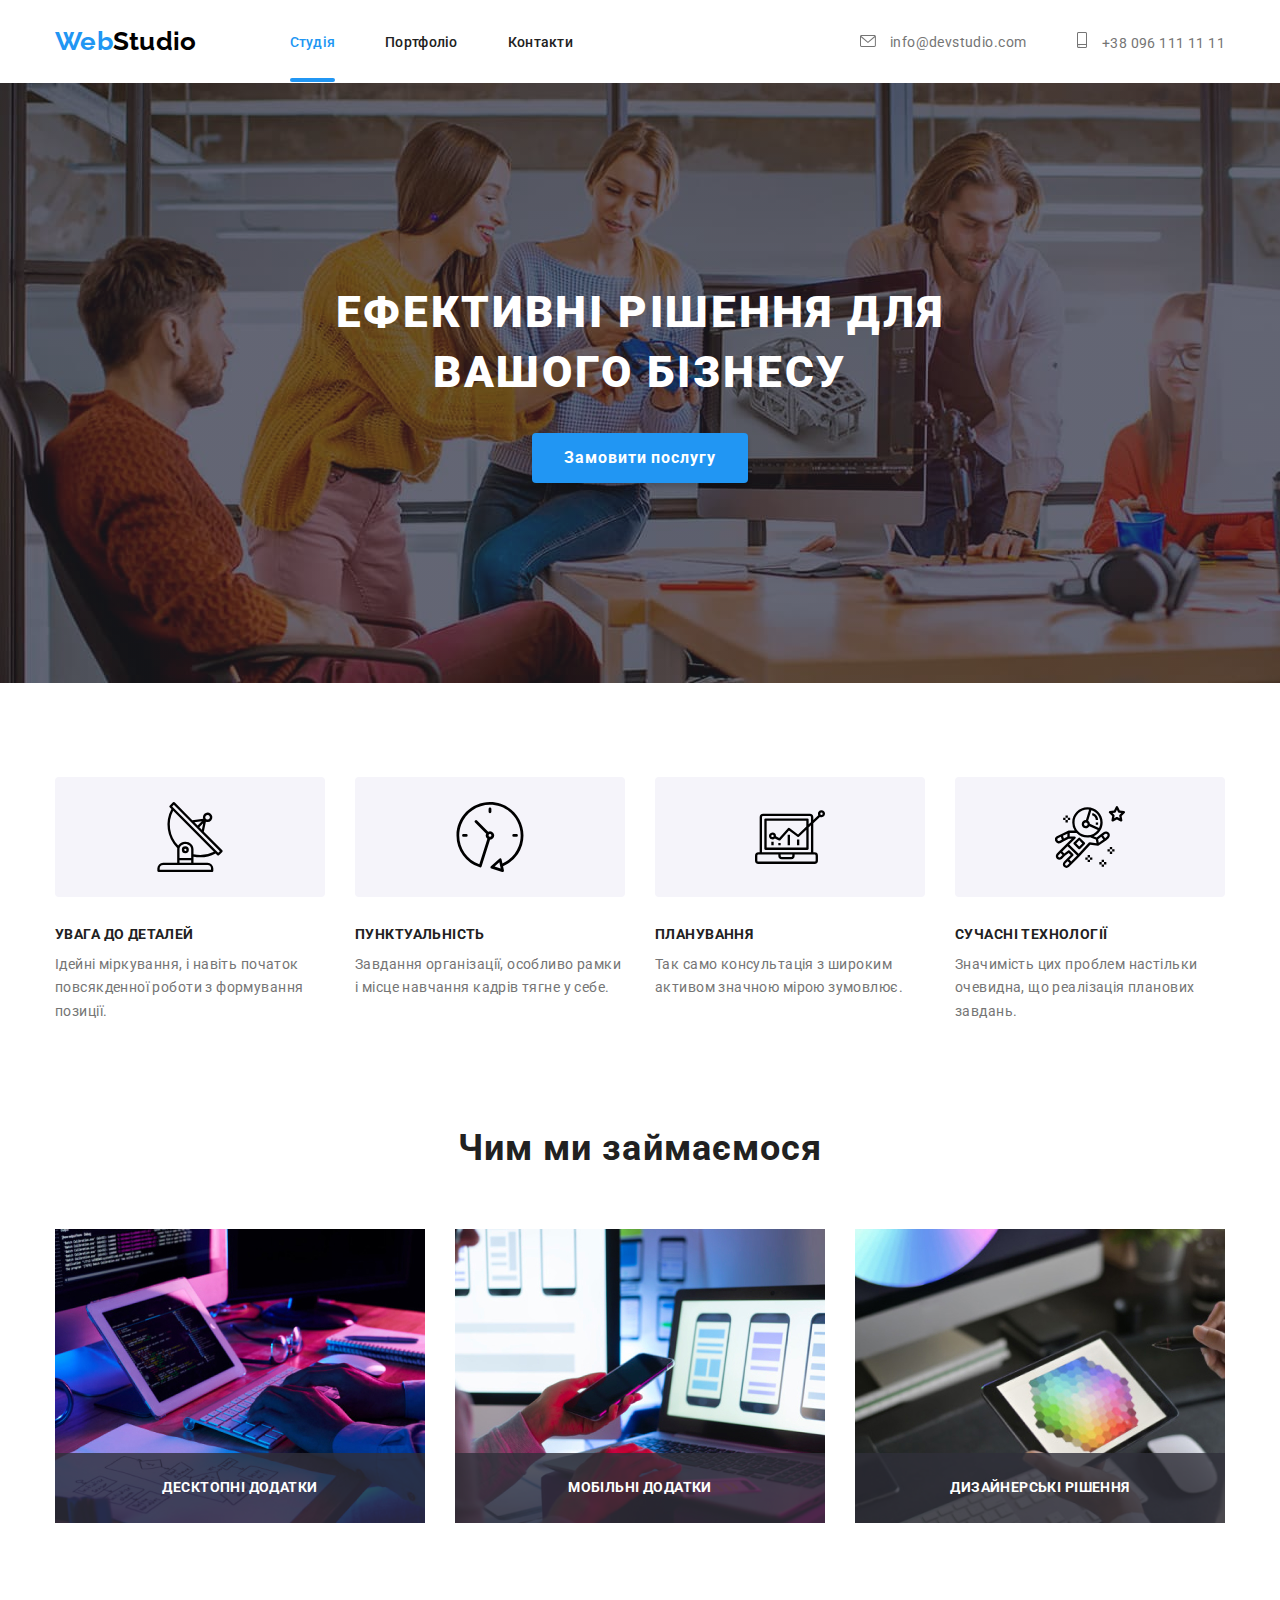
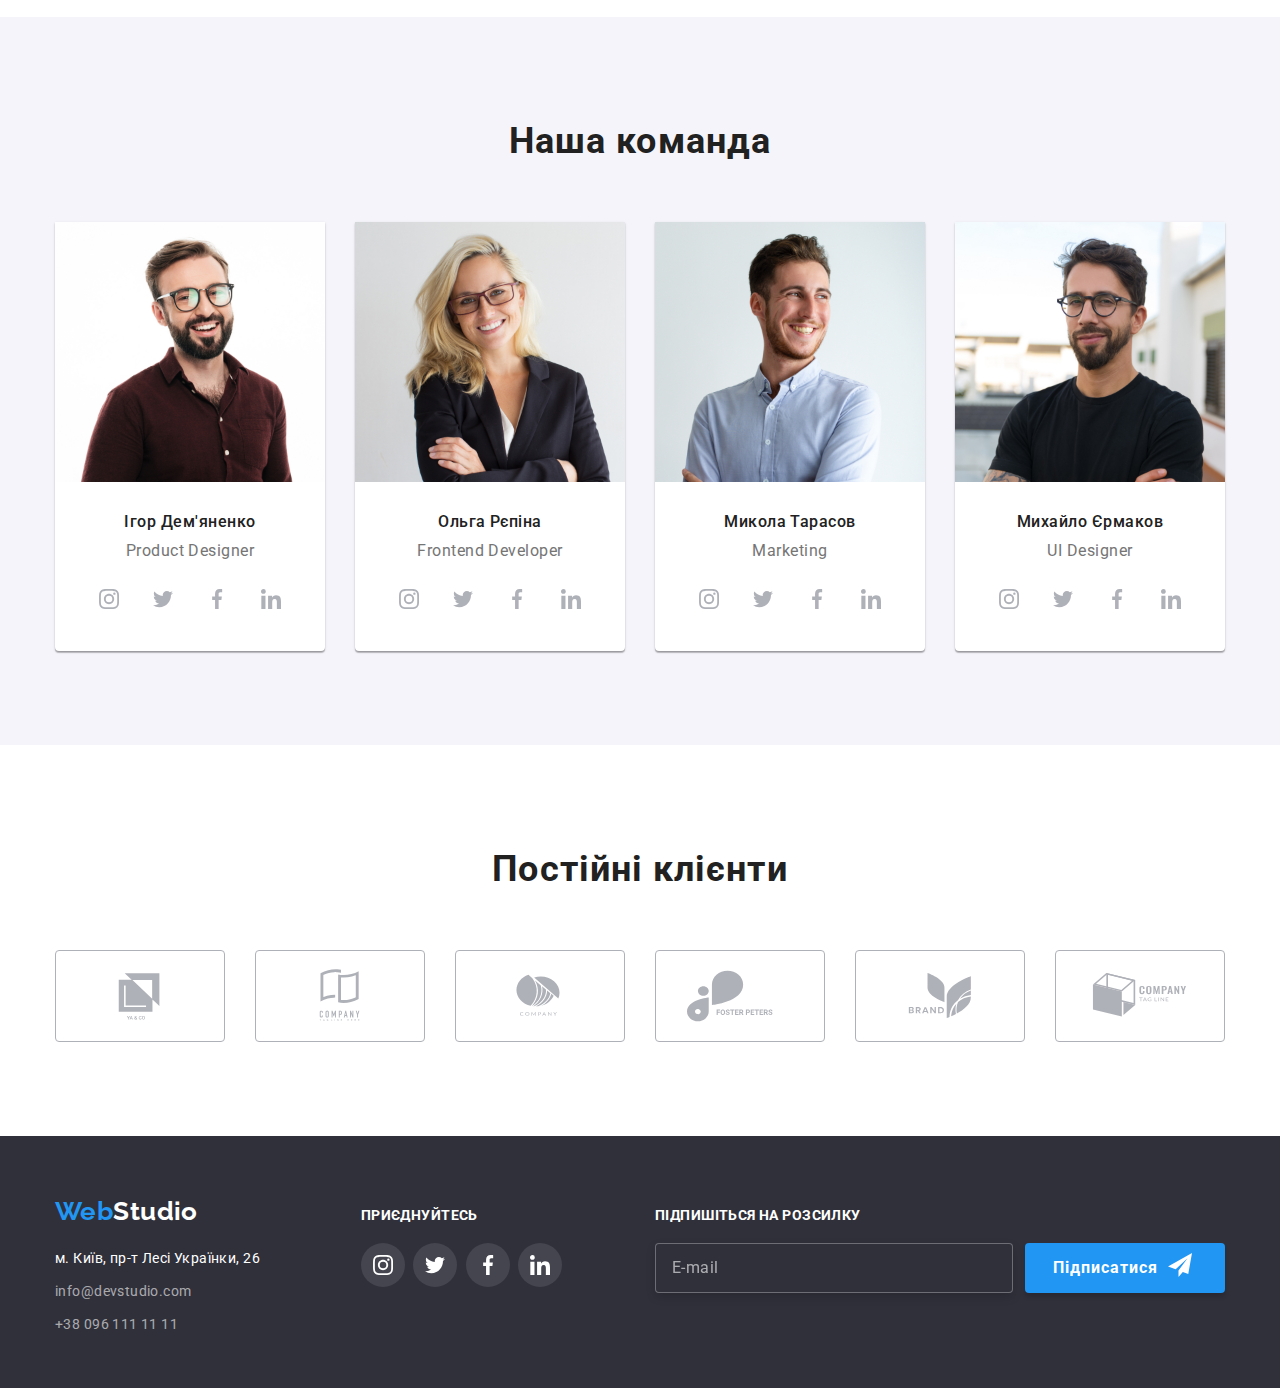
<file: index.html>
<!DOCTYPE html>
<html lang="uk">
  <head>
    <meta charset="UTF-8" />
    <meta http-equiv="X-UA-Compatible" content="IE=edge" />
    <meta name="viewport" content="width=device-width, initial-scale=1.0" />
    <link rel="stylesheet" href="https://cdnjs.cloudflare.com/ajax/libs/modern-normalize/1.0.0/modern-normalize.min.css"/>
    <link rel="stylesheet"href="https://cdnjs.cloudflare.com/ajax/libs/animate.css/4.1.1/animate.min.css"/>
    <link rel="stylesheet" href="./css/main.min.css">
    <link rel="preconnect" href="https://fonts.googleapis.com">
<link rel="preconnect" href="https://fonts.gstatic.com" crossorigin>
<link href="https://fonts.googleapis.com/css2?family=Raleway:wght@700&family=Roboto:wght@400;500;700;900&display=swap" rel="stylesheet">
    <title>Web Studio</title>
  </head>
  <body class="main-page">
    <header class="header">
      <div class="header__wrap container">
        <nav class="header-nav">
          <a href="./index.html" class="logo">Web<span class="logo--accent-black">Studio</span></a>
          <ul class="navigation">
            <li class="navigation__item link"><a href="./index.html" class="header__item--link link navigation__item--current">Студія</a></li>
            <li class="navigation__item link"><a href="./portfolio.html" class="header__item--link link">Портфоліо</a></li>
            <li class="navigation__item link"><a href="" class="header__item--link link">Контакти</a></li>
          </ul>
        </nav>
        <div class="header-contact">
          <a href="mailto:info@devstudio.com" class="header-contact__item link header__item--link">
            <svg class="header-contact__icon" width="16" height="12">
              <use href="./images/icons.svg#icon-envelope"></use>
            </svg>
            info@devstudio.com</a>
          <a href="tel:+380961111111" class="header-contact__item link header__item--link">
            <svg class="header-contact__icon" width="12" height="16">
              <use href="./images/icons.svg#icon-smartphone"></use>
            </svg>
            +38 096 111 11 11</a>
        </div>
      </div>
    </header>
    <main>
      
      <!--Hero section-->
      <section class="hero-section">
        <div class="container">
          <h1 class="hero__title">Ефективні рішення для вашого бізнесу</h1>
          <button type="button" class="hero__btn" data-modal-open>Замовити послугу</button>
        </div>
      </section>
      
      <!--About section-->
      <section>
        <div class="container">
          <ul>
            <div class="about-container">
              <li class="about-container__item">
                <div class="about-container_icon">
                  <svg class="about-container--svg" width="70" height="70">     
                      <use href="./images/icons.svg#icon-antenna"></use>
                  </svg>
                </div>
                <h3 class="about-container__title">УВАГА ДО ДЕТАЛЕЙ</h3>
                <p class="about-container__text">
                  Ідейні міркування, і навіть початок повсякденної роботи з
                  формування позиції.
                </p>
              </li>
              <li class="about-container__item">
                <div class="about-container_icon">
                  <svg class="about-container--svg" width="70" height="70">
                      <use href="./images/icons.svg#icon-clock"></use>
                  </svg>
                </div>
                <h3 class="about-container__title">ПУНКТУАЛЬНІСТЬ</h3>
                <p class="about-container__text">
                  Завдання організації, особливо рамки і місце навчання кадрів тягне
                  у себе.
                </p>
              </li>
              <li class="about-container__item">
                <div class="about-container_icon">
                  <svg class="about-container--svg" width="70" height="70">
                      <use href="./images/icons.svg#icon-diagram"></use>
                  </svg>
                </div>
                <h3 class="about-container__title">ПЛАНУВАННЯ</h3>
                <p class="about-container__text">
                  Так само консультація з широким активом значною мірою зумовлює.
                </p>
              </li>
              <li class="about-container__item">
                <div class="about-container_icon">
                  <svg class="about-container--svg" width="70" height="70">
                      <use href="./images/icons.svg#icon-astronaut"></use>
                  </svg>
                </div>
                <h3 class="about-container__title">СУЧАСНІ ТЕХНОЛОГІЇ</h3>
                <p class="about-container__text">
                  Значимість цих проблем настільки очевидна, що реалізація планових
                  завдань.
                </p>
              </li>
            </div>
          </ul>
        </div>
      </section>

<!-- SECTION WORK -->

      <section class="section-work">
        <div class="container">
          <h1 class="invisible">Про нас</h1>
          <h2 class="section-work__title">Чим ми займаємося</h2>
          <ul class="work-list">
            <li class="work-list__item">
                <img src="./images/box1.jpg" alt="людина пише код" width="370" />
                <div class="work-list__text-container">
                  <h3 class="work-list__text">Десктопні додатки</h3>
                </div>
              </li>
              <li class="work-list__item">
                <img src="./images/box2.jpg" alt="людина обирає макет" width="370"/>
                <div class="work-list__text-container">
                  <h3 class="work-list__text">Мобільні додатки</h3>
                </div>
              </li>
              <li class="work-list__item">
                <img src="./images/box3.jpg" alt="людина обирає колір" width="370"/>
                <div class="work-list__text-container">
                  <h3 class="work-list__text">Дизайнерські рішення</h3>
                </div>
              </li>
          </ul>
        </div>
      </section>

      <!--Our team section-->
      <section class="team-section">
        <div class="container">
          <h2 class="team-section__title">Наша команда</h2>
            <ul class="team-list">
                <li class="team-list__item">
                  <img src="./images/ihor.jpg" alt="фото Ігор Дем'яненко" width="270" />
                  <h3 class="team-list__title">Ігор Дем'яненко</h3>
                  <p class="team-list__text">Product Designer</p>
                  <ul class="social-list">
                    <li>
                      <a class="social-list__link" href="https://instagram.com/">
                        <div>
                          <svg class="social-list__icon" width="20" height="20">
                            <use href="./images/icons.svg#icon-instagram-team"></use>
                          </svg>
                        </div>
                      </a>
                    </li>
                    <li>
                      <a class="social-list__link" href="https://twitter.com">
                        <svg class="social-list__icon" width="20" height="20">
                          <use href="./images/icons.svg#icon-twitter-team"></use>
                        </svg>
                      </a>
                    </li>
                    <li>
                      <a class="social-list__link" href="https://facebook.com">
                        <svg class="social-list__icon" width="20" height="20">
                          <use href="./images/icons.svg#icon-facebook-team"></use>
                        </svg>
                      </a>
                    </li>
                    <li>
                      <a class="social-list__link" href="https://linkedin.com">
                        <svg class="social-list__icon" width="20" height="20">
                          <use href="./images/icons.svg#icon-linkedin-team"></use>
                        </svg>
                      </a>
                    </li>
                  </ul>
                </li>
                <li class="team-list__item">
                  <img src="./images/olha.jpg" alt="фото Ольга Рєпіна" width="270" />
                  <h3 class="team-list__title">Ольга Рєпіна</h3>
                  <p class="team-list__text">Frontend Developer</p>
                  <ul class="social-list">
                    <li>
                      <a class="social-list__link" href="https://instagram.com/">
                        <div>
                          <svg class="social-list__icon" width="20" height="20">
                            <use href="./images/icons.svg#icon-instagram-team"></use>
                          </svg>
                        </div>
                      </a>
                    </li>
                    <li>
                      <a class="social-list__link" href="https://twitter.com">
                        <svg class="social-list__icon" width="20" height="20">
                          <use href="./images/icons.svg#icon-twitter-team"></use>
                        </svg>
                      </a>
                    </li>
                    <li>
                      <a class="social-list__link" href="https://facebook.com">
                        <svg class="social-list__icon" width="20" height="20">
                          <use href="./images/icons.svg#icon-facebook-team"></use>
                        </svg>
                      </a>
                    </li>
                    <li>
                      <a class="social-list__link" href="https://linkedin.com">
                        <svg class="social-list__icon" width="20" height="20">
                          <use href="./images/icons.svg#icon-linkedin-team"></use>
                        </svg>
                      </a>
                    </li>
                  </ul>
                </li>
                <li class="team-list__item">
                  <img src="./images/mykola.jpg" alt="фото Микола Тарасов" width="270" />
                  <h3 class="team-list__title">Микола Тарасов</h3>
                  <p class="team-list__text">Marketing</p>
                  <ul class="social-list">
                    <li>
                      <a class="social-list__link" href="https://instagram.com/">
                        <div>
                          <svg class="social-list__icon" width="20" height="20">
                            <use href="./images/icons.svg#icon-instagram-team"></use>
                          </svg>
                        </div>
                      </a>
                    </li>
                    <li>
                      <a class="social-list__link" href="https://twitter.com">
                        <svg class="social-list__icon" width="20" height="20">
                          <use href="./images/icons.svg#icon-twitter-team"></use>
                        </svg>
                      </a>
                    </li>
                    <li>
                      <a class="social-list__link" href="https://facebook.com">
                        <svg class="social-list__icon" width="20" height="20">
                          <use href="./images/icons.svg#icon-facebook-team"></use>
                        </svg>
                      </a>
                    </li>
                    <li>
                      <a class="social-list__link" href="https://linkedin.com">
                        <svg class="social-list__icon" width="20" height="20">
                          <use href="./images/icons.svg#icon-linkedin-team"></use>
                        </svg>
                      </a>
                    </li>
                  </ul>
                </li>
                <li class="team-list__item">
                  <img src="./images/mykhailo.jpg" alt="фото Михайло Єрмаков" width="270" />
                  <h3 class="team-list__title">Михайло Єрмаков</h3>
                  <p class="team-list__text">UI Designer</p>
                  <ul class="social-list">
                    <li>
                      <a class="social-list__link" href="https://instagram.com/">
                        <div>
                          <svg class="social-list__icon" width="20" height="20">
                            <use href="./images/icons.svg#icon-instagram-team"></use>
                          </svg>
                        </div>
                      </a>
                    </li>
                    <li>
                      <a class="social-list__link" href="https://twitter.com">
                        <svg class="social-list__icon" width="20" height="20">
                          <use href="./images/icons.svg#icon-twitter-team"></use>
                        </svg>
                      </a>
                    </li>
                    <li>
                      <a class="social-list__link" href="https://facebook.com">
                        <svg class="social-list__icon" width="20" height="20">
                          <use href="./images/icons.svg#icon-facebook-team"></use>
                        </svg>
                      </a>
                    </li>
                    <li>
                      <a class="social-list__link" href="https://linkedin.com">
                        <svg class="social-list__icon" width="20" height="20">
                          <use href="./images/icons.svg#icon-linkedin-team"></use>
                        </svg>
                      </a>
                    </li>
                  </ul>
                </li>
            </ul>
        </div>
      </section>


      <!--Our clients section-->
      <section class="container">
        <h2 class="team-section__title">Постійні клієнти</h2>

        <ul class="client-list">
          <li class="client-card">
            <a class="client-card__item" href="">
              <svg class="client-card__icon" width="170" height="92">
                <use href="./images/icons.svg#icon-logo1"></use>
              </svg>
            </a>
          </li>
            <li class="client-card">
            <a class="client-card__item"href="">
              <svg class="client-card__icon" width="170" height="92">
                <use href="./images/icons.svg#icon-logo2"></use>
              </svg>
            </a>
          </li>
            <li class="client-card">
            <a class="client-card__item"href="">
              <svg class="client-card__icon" width="170" height="92">
                <use href="./images/icons.svg#icon-logo3"></use>
              </svg>
            </a>
          </li>
            <li class="client-card">
            <a class="client-card__item"href="">
              <svg class="client-card__icon" width="170" height="92">
                <use href="./images/icons.svg#icon-logo4"></use>
              </svg>
            </a>
          </li>
            <li class="client-card">
              <a class="client-card__item"href="">
                <svg class="client-card__icon" width="170" height="92">
                  <use href="./images/icons.svg#icon-logo5"></use>
                </svg>
            </a>
          </li>
            <li class="client-card">
            <a class="client-card__item"href="">
              <svg class="client-card__icon" width="170" height="92">
                <use href="./images/icons.svg#icon-logo6"></use>
              </svg>
            </a>
          </li>
        </ul>
      </section>
    </main>

    <!-- FOOTER -->

    <footer class="footer">
      <div class="container">
        <div class="footer-flex-wrap">
          <div class="footer-wrap">
            <a href="./index.html" class="logo footer-logo">Web<span class="logo--accent-white">Studio</span></a>
            <address class="address">м. Київ, пр-т Лесі Українки, 26</address>
            <a href="mailto:info@devstudio.com" class="footer-wrap__item footer-contacts header-link">info@devstudio.com</a>
            <a href="tel:+380961111111" class="footer-contacts header-link">+38 096 111 11 11</a>
          </div>
          <div class="join-footer">
            <h3 class="join-footer__title">приєднуйтесь</h3>
            <ul class="footer-list">
              <li class="footer-list__item">
                <a class="footer-list__link" href="https://instagram.com/">
                    <svg class="footer-list__icon" width="20" height="20">
                      <use href="./images/icons.svg#icon-instagram-team"></use>
                    </svg>
                </a>
              </li>
              <li class="footer-list__item">
                <a class="footer-list__link" href="https://twitter.com">
                  <svg class="footer-list__icon" width="20" height="20">
                    <use href="./images/icons.svg#icon-twitter-team"></use>
                  </svg>
                </a>
              </li>
              <li class="footer-list__item">
                <a class="footer-list__link" href="https://facebook.com">
                  <svg class="footer-list__icon" width="20" height="20">
                    <use href="./images/icons.svg#icon-facebook-team"></use>
                  </svg>
                </a>
              </li>
              <li class="footer-list__item">
                <a class="footer-list__link" href="https://linkedin.com">
                  <svg class="footer-list__icon" width="20" height="20">
                    <use href="./images/icons.svg#icon-linkedin-team"></use>
                  </svg>
                </a>
              </li>
            </ul>
          </div>
          <div class="footer-follow">
            <p class="footer-follow__title">Підпишіться на розсилку</p>
            <div class="follow-wrap">
              <label class="follow-input">
                <input type="email" name="email" placeholder="E-mail" autocomplete="off" class="follow-input__styles">
              </label>
              <button type="submit" class="follow-btn">
                Підписатися
                <svg class="icon-send" width="18" height="18">
                  <use href="./images/icons.svg#icon-send"></use>
                </svg>
              </button>
            </div>
            
          </div>
        </div>
      </div>
    </footer>

    <!-- MODAL -->
    <div class="backdrop is-hidden" data-modal>
      <div class="modal">
        <button class="close-btn" data-modal-close>
          <svg class="icon-close" width="18" height="18">
            <use href="./images/icons.svg#icon-close"></use>
          </svg>
        </button>
        <form name="modal-form" class="modal-form" autocomplete="off">
          <h2 class="modal-form__title">Залиште свої дані, ми вам передзвонимо</h2>
          <label class="modal-form__element">
            Ім'я
            <input class="modal-form__input" type="text" name="name">
            <svg class="modal-form__icon" width="18" height="18">
              <use href="./images/icons.svg#icon-person"></use>
            </svg>
          </label>
          <label class="modal-form__element">
            Телефон
            <input class="modal-form__input"  type="tel" name="phone">
            <svg class="modal-form__icon" width="18" height="18">
              <use href="./images/icons.svg#icon-phone"></use>
            </svg>
          </label>
          <label class="modal-form__element">
            Пошта
            <input class="modal-form__input"  type="email" name="email">
            <svg class="modal-form__icon" width="18" height="18">
              <use href="./images/icons.svg#icon-email"></use>
            </svg>
          </label>
          <label class="modal-textarea">
            Коментар
            <textarea class="modal-textarea-input" name="comment" rows="5" placeholder="Введіть текст"></textarea>
          </label>
          <label class="modal-checkbox">
            <input class="checkbox-input" type="checkbox" name="privacy">
            <span class="checkbox-icon"></span>
            Погоджуюся з розсилкою та приймаю<a href="" class="privacy">Умови договору</a>
          </label>
          <button class="modal-submit" type="submit">
            Відправити
          </button>
        </form>
      </div>
    </div>
    <script src="./js/modal.js"></script>
  </body>
</html>
</file>
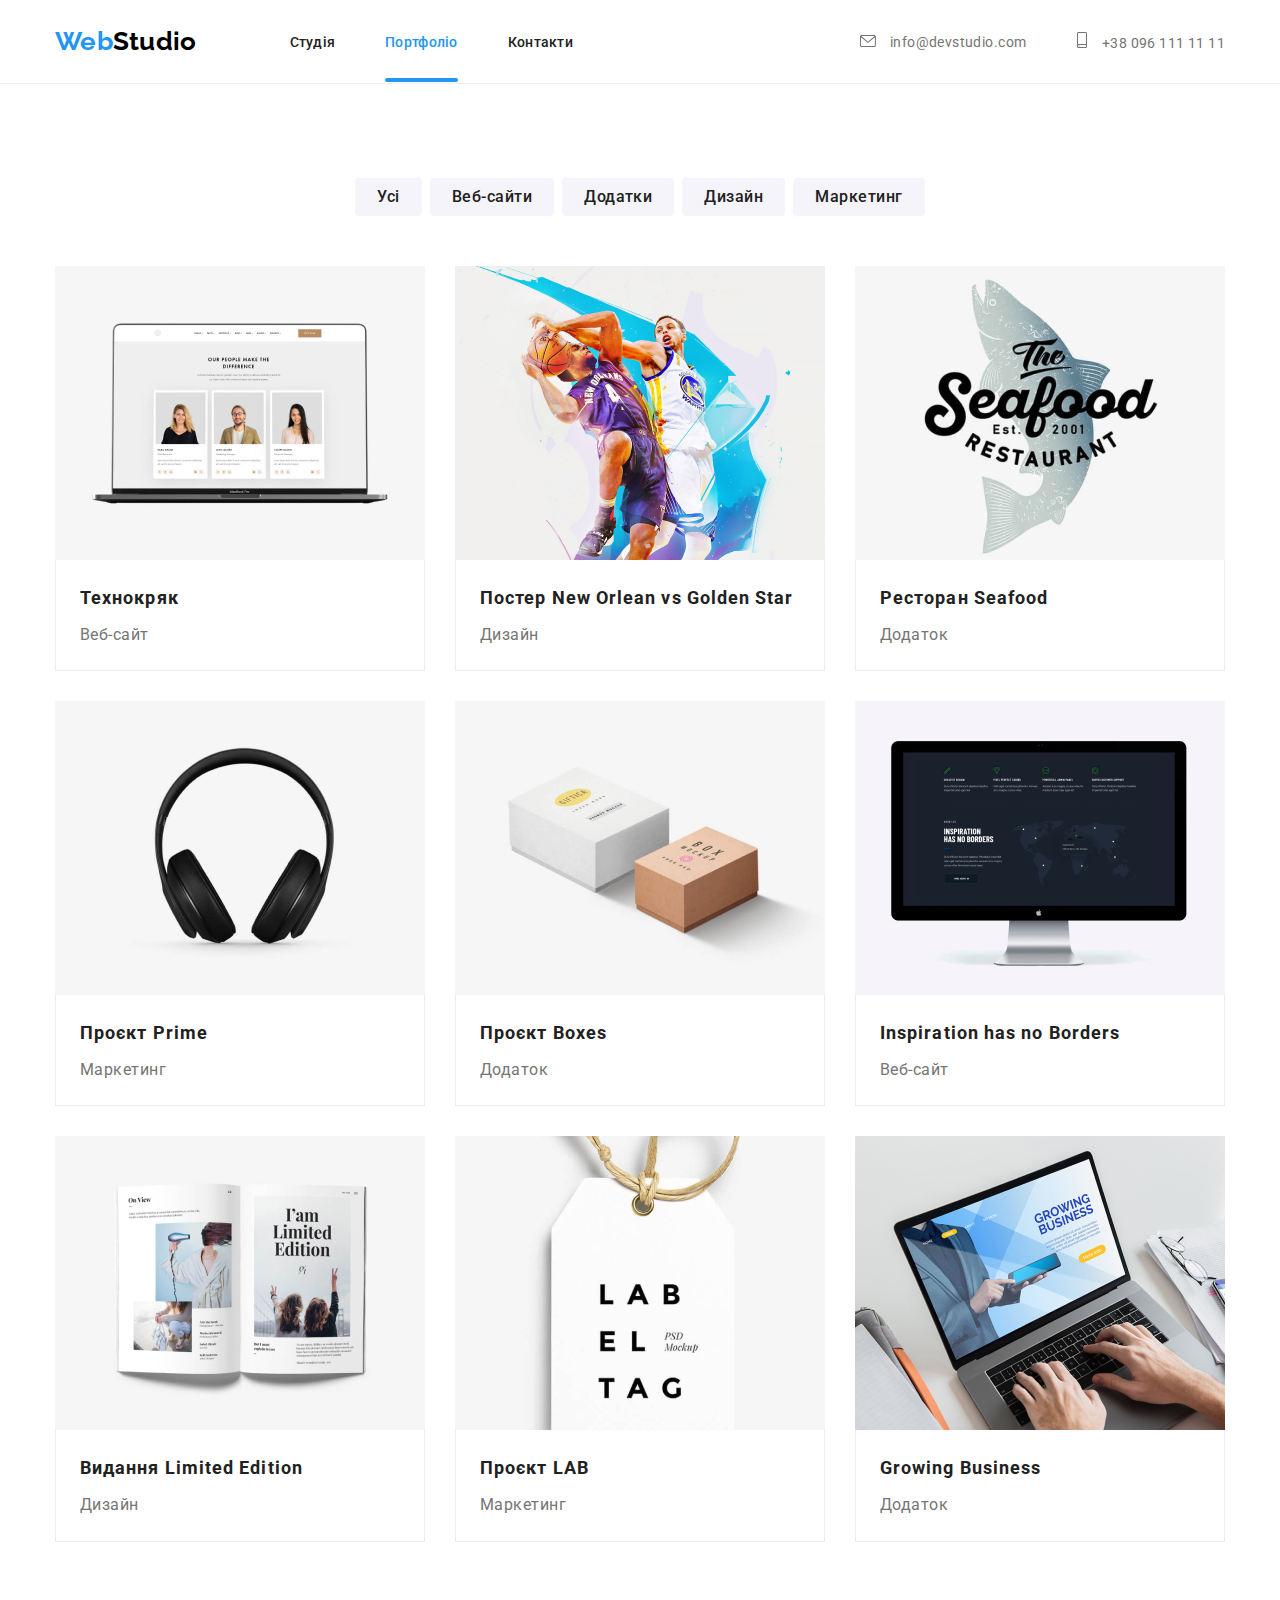
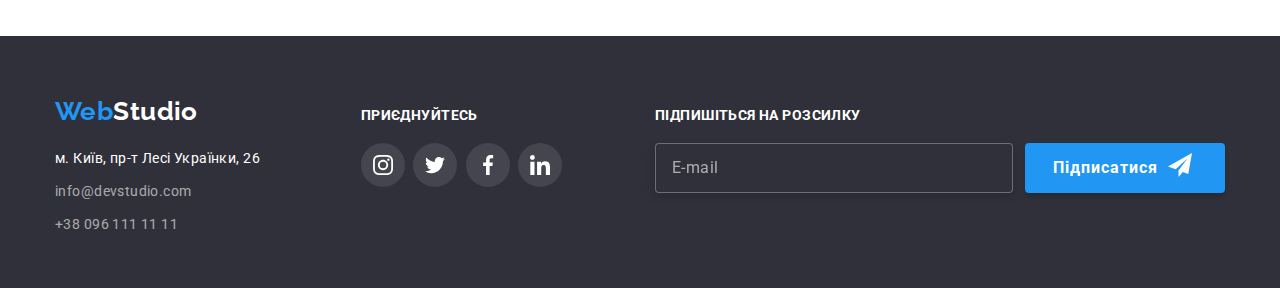
<file: portfolio.html>
<!DOCTYPE html>
<html lang="uk">
  <head>
    <meta charset="UTF-8" />
    <meta http-equiv="X-UA-Compatible" content="IE=edge" />
    <meta name="viewport" content="width=device-width, initial-scale=1.0" />
    <link rel="stylesheet" href="https://cdnjs.cloudflare.com/ajax/libs/modern-normalize/1.0.0/modern-normalize.min.css"/>
    <link rel="stylesheet"href="https://cdnjs.cloudflare.com/ajax/libs/animate.css/4.1.1/animate.min.css"/>
    <link rel="stylesheet" href="./css/main.min.css">
    <link rel="preconnect" href="https://fonts.googleapis.com">
<link rel="preconnect" href="https://fonts.gstatic.com" crossorigin>
<link href="https://fonts.googleapis.com/css2?family=Raleway:wght@700&family=Roboto:wght@400;500;700;900&display=swap" rel="stylesheet">
    <title>Web Studio</title>
  </head>
  <body>
    <header class="header portf-header">
      <div class="header__wrap container">
        <nav class="header-nav">
          <a href="./index.html" class="logo">Web<span class="logo--accent-black">Studio</span></a>
          <ul class="navigation">
            <li class="navigation__item link"><a href="./index.html" class="header__item--link link">Студія</a></li>
            <li class="navigation__item link"><a href="./portfolio.html" class="header__item--link link navigation__item--current">Портфоліо</a></li>
            <li class="navigation__item link"><a href="" class="header__item--link link">Контакти</a></li>
          </ul>
        </nav>
        <div class="header-contact">
          <a href="mailto:info@devstudio.com" class="header-contact__item link header__item--link">
            <svg class="header-contact__icon" width="16" height="12">
              <use href="./images/icons.svg#icon-envelope"></use>
            </svg>
            info@devstudio.com</a>
          <a href="tel:+380961111111" class="header-contact__item link header__item--link">
            <svg class="header-contact__icon" width="12" height="16">
              <use href="./images/icons.svg#icon-smartphone"></use>
            </svg>
            +38 096 111 11 11</a>
        </div>
      </div>
    </header>
    <main>
      <section>
        <div class="container">
          <h1 class="invisible">Портфоліо</h1>
          <ul>
            <div class="filter-nav animate__animated animate__slideInDown">
              <li class="filter-nav__link link"><button type="button" class="filter-nav__button">Усі</button></li>
              <li class="filter-nav__link link"><button type="button" class="filter-nav__button">Веб-сайти</button></li>
              <li class="filter-nav__link link"><button type="button" class="filter-nav__button">Додатки</button></li>
              <li class="filter-nav__link link"><button type="button" class="filter-nav__button">Дизайн</button></li>
              <li class="filter-nav__link link"><button type="button" class="filter-nav__button">Маркетинг</button></li>
            </div>
          </ul>
         
          <ul>
            <div class="portfolio-cards animate__animated animate__zoomIn">
              <li class="portfolio-cards__item">
                <a href="" class="portfolio-cards__link link">
                  <div>
                    <div class="portfolio-cards__overlay">
                      <img src="./images/portfolio/tehnokryak.jpg" alt="Технокряк">
                        <p class="portfolio-cards__overlay-text">Ресурс пропонує комплексні пропозиції з різним рівнем функціоналу та сервісів. Все це дозволить відвідувачу отримати вичерпні відомості про компанію чи приватну особу.</p>
                    </div>
                    <div class="portfolio-cards__content">
                      <h2 class="portfolio-cards__title">Технокряк</h2>
                      <p class="portfolio-cards__text">Веб-сайт</p>
                    </div>
                </div>
                </a>
              </li>
              <li class="portfolio-cards__item">
                <a href="" class="portfolio-cards__link link">
                  <div>
                    <div class="portfolio-cards__overlay">
                      <img src="./images/portfolio/poster.jpg" alt="Постер New Orlean vs Golden Star" width="370px">
                        <p class="portfolio-cards__overlay-text">Ресурс пропонує комплексні пропозиції з різним рівнем функціоналу та сервісів. Все це дозволить відвідувачу отримати вичерпні відомості про компанію чи приватну особу.</p>
                    </div>
                    <div class="portfolio-cards__content">
                      <h2 class="portfolio-cards__title">Постер New Orlean vs Golden Star</h2>
                      <p class="portfolio-cards__text">Дизайн</p>
                    </div>
                  </div>
                </a>
              </li>
              <li class="portfolio-cards__item">
                <a href="" class="portfolio-cards__link link">
                  <div>
                    <div class="portfolio-cards__overlay">
                      <img src="./images/portfolio/restoran.jpg" alt="Ресторан Seafood" width="370px">
                        <p class="portfolio-cards__overlay-text">Ресурс пропонує комплексні пропозиції з різним рівнем функціоналу та сервісів. Все це дозволить відвідувачу отримати вичерпні відомості про компанію чи приватну особу.</p>
                    </div>
                    <div class="portfolio-cards__content">
                      <h2 class="portfolio-cards__title">Ресторан Seafood</h2>
                      <p class="portfolio-cards__text">Додаток</p>
                    </div>
                    
                  </div>
                </a>
              </li>
              <li class="portfolio-cards__item">
                <a href="" class="portfolio-cards__link link">
                  <div>
                    <div class="portfolio-cards__overlay">
                      <img src="./images/portfolio/project-prime.jpg" alt="Проєкт Prime" width="370px">
                        <p class="portfolio-cards__overlay-text">Ресурс пропонує комплексні пропозиції з різним рівнем функціоналу та сервісів. Все це дозволить відвідувачу отримати вичерпні відомості про компанію чи приватну особу.</p>
                    </div>
                    <div class="portfolio-cards__content">
                      <h2 class="portfolio-cards__title">Проєкт Prime</h2>
                      <p class="portfolio-cards__text">Маркетинг</p>
                    </div>
                  </div>
                </a>
              </li>
              <li class="portfolio-cards__item">
                <a href="" class="portfolio-cards__link link">
                  <div>
                    <div class="portfolio-cards__overlay">
                      <img src="./images/portfolio/project-boxes.jpg" alt="Проєкт Boxes" width="370px">
                        <p class="portfolio-cards__overlay-text">Ресурс пропонує комплексні пропозиції з різним рівнем функціоналу та сервісів. Все це дозволить відвідувачу отримати вичерпні відомості про компанію чи приватну особу.</p>
                    </div>
                    <div class="portfolio-cards__content">
                      <h2 class="portfolio-cards__title">Проєкт Boxes</h2>
                      <p class="portfolio-cards__text">Додаток</p>
                    </div>
                  </div>
                </a>
              </li>
              <li class="portfolio-cards__item">
                <a href="" class="portfolio-cards__link link">
                  <div>
                    <div class="portfolio-cards__overlay">
                      <img src="./images/portfolio/inspiration.jpg" alt="Inspiration has no Borders" width="370px">
                        <p class="portfolio-cards__overlay-text">Ресурс пропонує комплексні пропозиції з різним рівнем функціоналу та сервісів. Все це дозволить відвідувачу отримати вичерпні відомості про компанію чи приватну особу.</p>
                    </div>
                    <div class="portfolio-cards__content">
                      <h2 class="portfolio-cards__title">Inspiration has no Borders</h2>
                      <p class="portfolio-cards__text">Веб-сайт</p>
                    </div>
                  </div>
                </a>
              </li>
              <li class="portfolio-cards__item">
                <a href="" class="portfolio-cards__link link">
                  <div>
                    <div class="portfolio-cards__overlay">
                      <img src="./images/portfolio/vydannia.jpg" alt="Видання Limited Edition" width="370px">
                        <p class="portfolio-cards__overlay-text">Ресурс пропонує комплексні пропозиції з різним рівнем функціоналу та сервісів. Все це дозволить відвідувачу отримати вичерпні відомості про компанію чи приватну особу.</p>
                    </div>
                    <div class="portfolio-cards__content">
                      <h2 class="portfolio-cards__title">Видання Limited Edition</h2>
                      <p class="portfolio-cards__text">Дизайн</p>
                    </div>
                  </div>
                </a>
              </li>
              <li class="portfolio-cards__item">
                <a href="" class="portfolio-cards__link link">
                  <div>
                    <div class="portfolio-cards__overlay">
                      <img src="./images/portfolio/project-lab.jpg" alt="Проєкт LAB" width="370px">
                        <p class="portfolio-cards__overlay-text">Ресурс пропонує комплексні пропозиції з різним рівнем функціоналу та сервісів. Все це дозволить відвідувачу отримати вичерпні відомості про компанію чи приватну особу.</p>
                    </div>
                    <div class="portfolio-cards__content">
                      <h2 class="portfolio-cards__title">Проєкт LAB</h2>
                      <p class="portfolio-cards__text">Маркетинг</p>
                    </div>
                  </div>
                </a>
              </li>
              <li class="portfolio-cards__item">
                <a href="" class="portfolio-cards__link link">
                  <div>
                    <div class="portfolio-cards__overlay">
                      <img src="./images/portfolio/growing-business.jpg" alt="Growing Business" width="370px">
                        <p class="portfolio-cards__overlay-text">Ресурс пропонує комплексні пропозиції з різним рівнем функціоналу та сервісів. Все це дозволить відвідувачу отримати вичерпні відомості про компанію чи приватну особу.</p>
                    </div>
                    <div class="portfolio-cards__content">
                      <h2 class="portfolio-cards__title">Growing Business</h2>
                      <p class="portfolio-cards__text">Додаток</p>
                    </div>
                  </div>
                </a>
              </li>
            </div>
          </ul>
        </div>
    </section>
    </main>

    <!-- FOOTER -->

    <footer class="footer">
      <div class="container">
        <div class="footer-flex-wrap">
          <div class="footer-wrap">
            <a href="./index.html" class="logo footer-logo">Web<span class="logo--accent-white">Studio</span></a>
            <address class="address">м. Київ, пр-т Лесі Українки, 26</address>
            <a href="mailto:info@devstudio.com" class="footer-wrap__item footer-contacts header-link">info@devstudio.com</a>
            <a href="tel:+380961111111" class="footer-contacts header-link">+38 096 111 11 11</a>
          </div>
          <div class="join-footer">
            <h3 class="join-footer__title">приєднуйтесь</h3>
            <ul class="footer-list">
              <li class="footer-list__item">
                <a class="footer-list__link" href="https://instagram.com/">
                    <svg class="footer-list__icon" width="20" height="20">
                      <use href="./images/icons.svg#icon-instagram-team"></use>
                    </svg>
                </a>
              </li>
              <li class="footer-list__item">
                <a class="footer-list__link" href="https://twitter.com">
                  <svg class="footer-list__icon" width="20" height="20">
                    <use href="./images/icons.svg#icon-twitter-team"></use>
                  </svg>
                </a>
              </li>
              <li class="footer-list__item">
                <a class="footer-list__link" href="https://facebook.com">
                  <svg class="footer-list__icon" width="20" height="20">
                    <use href="./images/icons.svg#icon-facebook-team"></use>
                  </svg>
                </a>
              </li>
              <li class="footer-list__item">
                <a class="footer-list__link" href="https://linkedin.com">
                  <svg class="footer-list__icon" width="20" height="20">
                    <use href="./images/icons.svg#icon-linkedin-team"></use>
                  </svg>
                </a>
              </li>
            </ul>
          </div>
          <div class="footer-follow">
            <p class="footer-follow__title">Підпишіться на розсилку</p>
            <div class="follow-wrap">
              <label class="follow-input">
                <input type="email" name="email" placeholder="E-mail" autocomplete="off" class="follow-input__styles">
              </label>
              <button type="submit" class="follow-btn">
                Підписатися
                <svg class="icon-send" width="18" height="18">
                  <use href="./images/icons.svg#icon-send"></use>
                </svg>
              </button>
            </div>
            
          </div>
        </div>
      </div>
    </footer>

    <script> </script>
  </body>
</html>
</file>
<file: css/main.min.css>
:root{--primary-text-color: #757575;--title-text-color: #212121;--accent-color: #2196F3;--primary-white-color: #ffffff;--secondary-background-color: #F5F4FA;--icons-fill-color: #AFB1B8;--accent-hover-color: #188CE8;--primary-footer-color: #2F303A;--primary-border-color: #ECECEC}body{background-color:var(--primary-white-color);color:var(--primary-text-color);font-family:"Roboto",sans-serif;font-weight:400;letter-spacing:.03em;font-size:14px}h1,h2,h3,h4,h5,h6,p,ul{margin:0}h2{font-weight:700;font-size:36px;line-height:1.7;letter-spacing:.03em;text-align:center;color:var(--title-text-color)}h3{color:var(--title-text-color);font-weight:700;font-size:18px;line-height:2;letter-spacing:.06em}p{font-size:16px;line-height:1.9;letter-spacing:.03em;color:var(--primary-text-color)}button{border:none;cursor:pointer}.invisible{position:absolute;clip:rect(0 0 0 0);width:1px;height:1px;margin:-1px}ul{margin-top:0;margin-bottom:0;padding-left:0;list-style:none}img{display:block;max-width:100%;height:auto}.container{max-width:1200px;margin-left:auto;margin-right:auto;padding-left:15px;padding-right:15px}section{padding-top:94px;padding-bottom:94px}.logo--accent-black{color:#000}.logo--accent-white{color:var(--primary-white-color)}.logo{display:-webkit-box;display:-ms-flexbox;display:flex;-webkit-box-align:center;-ms-flex-align:center;align-items:center;color:var(--accent-color);font-family:"Raleway";font-weight:700;font-size:26px;line-height:1.2;margin-right:93px;padding-top:24px;padding-bottom:24px;list-style-type:none;text-decoration:none}.footer-logo{margin-bottom:20px;padding:0}.navigation{display:-webkit-box;display:-ms-flexbox;display:flex;-webkit-box-align:center;-ms-flex-align:center;align-items:center}.header{max-width:1600px;margin-left:auto;margin-right:auto}.navigation__item:not(:first-of-type){margin-left:50px}.header__wrap{display:-webkit-box;display:-ms-flexbox;display:flex}.header-nav{font-weight:500;line-height:1.15;letter-spacing:.02em;color:var(--title-text-color);display:-webkit-box;display:-ms-flexbox;display:flex}.header__item--link{-webkit-transition:color 250ms cubic-bezier(0.4, 0, 0.2, 1);transition:color 250ms cubic-bezier(0.4, 0, 0.2, 1)}.header__item--link:hover,.header__item--link:focus{color:var(--accent-color)}.link{list-style-type:none;text-decoration:none;color:var(--title-text-color);position:relative;padding-top:32px;padding-bottom:32px}.navigation__item--current{color:var(--accent-color)}.navigation__item--current::after{content:"";position:absolute;display:block;width:100%;height:4px;bottom:0;background-color:var(--accent-color);border-radius:2px}.header-contact{display:-webkit-box;display:-ms-flexbox;display:flex;-webkit-box-align:center;-ms-flex-align:center;align-items:center;margin-left:auto}.header-contact__item{color:var(--primary-text-color);text-decoration:none}.header-contact__item:not(:first-child){margin-left:50px}.header-contact__icon{margin-right:10px;-webkit-box-align:center;-ms-flex-align:center;align-items:center;fill:currentColor}.portf-header{border-bottom:1px solid var(--primary-border-color)}.hero-section{background-color:#c4c4c4;background-image:-webkit-gradient(linear, left top, right top, from(rgba(47, 48, 58, 0.4)), to(rgba(47, 48, 58, 0.4))),url(../images/hero-bcg.jpg);background-image:linear-gradient(to right, rgba(47, 48, 58, 0.4), rgba(47, 48, 58, 0.4)),url(../images/hero-bcg.jpg);background-repeat:no-repeat;background-size:cover;max-width:1600px;min-height:600px;margin-left:auto;margin-right:auto;text-align:center;padding-top:200px;padding-bottom:200px}.hero__title{color:var(--primary-white-color);font-weight:900;font-size:44px;line-height:1.36;letter-spacing:.06em;text-transform:uppercase;max-width:700px;margin:0 auto}.hero__btn{font-family:inherit;font-weight:700;font-size:16px;line-height:1.9;letter-spacing:.06em;-webkit-box-sizing:border-box;box-sizing:border-box;padding:10px 32px;-webkit-box-shadow:0px 4px 4px rgba(0,0,0,.15);box-shadow:0px 4px 4px rgba(0,0,0,.15);margin-top:30px;border:0;border-radius:4px;cursor:pointer;color:var(--primary-white-color);background-color:var(--accent-color);-webkit-transition:background-color,250ms cubic-bezier(0.4, 0, 0.2, 1);transition:background-color,250ms cubic-bezier(0.4, 0, 0.2, 1)}.hero__btn:hover,.hero__btn:focus{background-color:var(--accent-hover-color)}.about-container__item{max-width:270px;list-style-type:none}.about-container__item:not(:first-child){margin-left:30px}.about-container{display:-webkit-box;display:-ms-flexbox;display:flex}.about-container__title{font-family:"Roboto";font-weight:700;font-size:14px;line-height:1.1;letter-spacing:.03em;text-transform:uppercase;margin-bottom:10px}.about-container__text{font-family:"Roboto";font-weight:400;font-size:14px;line-height:1.7;letter-spacing:.03em}.about-container_icon{margin-bottom:30px;background-color:var(--secondary-background-color);border-radius:4px}.about-container--svg{display:block;margin:0 auto;-webkit-box-align:center;-ms-flex-align:center;align-items:center;height:120px}.section-work{padding-top:0}.section-work__title{margin-bottom:50px}.work-list{margin:0 auto;list-style-type:none;display:-webkit-box;display:-ms-flexbox;display:flex;-webkit-column-gap:30px;-moz-column-gap:30px;column-gap:30px}.work-list__item{position:relative;-ms-flex-preferred-size:calc((100% - 60px)/3);flex-basis:calc((100% - 60px)/3)}.work-list__text-container{position:absolute;display:block;left:0;bottom:0;min-height:70px;width:100%;background-color:rgba(47,48,58,.8);font-weight:700;font-size:14px;line-height:1.1;letter-spacing:.03em;text-transform:uppercase;text-align:center;color:var(--primary-white-color);padding-top:27px;padding-bottom:27px}.work-list__text{font-size:14px;line-height:1.1;letter-spacing:.03em;color:var(--primary-white-color)}.team-section__title{margin-bottom:50px}.team-section{background-color:var(--secondary-background-color)}.team-list{display:-webkit-box;display:-ms-flexbox;display:flex}.team-list__item{list-style-type:none;background-color:var(--primary-white-color);max-width:270px;-webkit-box-shadow:0px 1px 3px rgba(0,0,0,.12),0px 1px 1px rgba(0,0,0,.14),0px 2px 1px rgba(0,0,0,.2);box-shadow:0px 1px 3px rgba(0,0,0,.12),0px 1px 1px rgba(0,0,0,.14),0px 2px 1px rgba(0,0,0,.2);border-radius:0px 0px 4px 4px;padding-bottom:30px}.team-list__item:not(:first-child){margin-left:30px}.team-list__title{font-family:"Roboto";font-weight:500;font-size:16px;line-height:1.2;text-align:center;letter-spacing:.03em;color:var(--title-text-color);margin-bottom:10px;margin-top:30px}.team-list__text{font-family:"Roboto";font-weight:400;font-size:16px;line-height:1.2;text-align:center;letter-spacing:.03em}.social-list{display:-webkit-box;display:-ms-flexbox;display:flex;list-style-type:none;max-width:206px;margin:0 auto;-webkit-box-pack:justify;-ms-flex-pack:justify;justify-content:space-between}.social-list__link{display:block;width:44px;height:44px;border-radius:50%;margin-top:16px;color:var(--icons-fill-color);-webkit-transition:color 250ms cubic-bezier(0.4, 0, 0.2, 1),background-color 250ms cubic-bezier(0.4, 0, 0.2, 1);transition:color 250ms cubic-bezier(0.4, 0, 0.2, 1),background-color 250ms cubic-bezier(0.4, 0, 0.2, 1)}.social-list__link:hover,.social-list__link:focus{background-color:var(--accent-color);color:var(--primary-white-color)}.social-list__icon{display:block;margin:0 auto;height:44px;fill:currentColor}.client-list{display:-webkit-box;display:-ms-flexbox;display:flex;list-style-type:none;max-width:1170px;-webkit-box-pack:justify;-ms-flex-pack:justify;justify-content:space-between;margin-top:50px}.client-card__item{display:-webkit-box;display:-ms-flexbox;display:flex;-webkit-box-pack:center;-ms-flex-pack:center;justify-content:center;-webkit-box-align:center;-ms-flex-align:center;align-items:center;width:170px;height:92px;color:var(--icons-fill-color);border:1px solid #afb1b8;border-radius:4px;-webkit-transition:color 250ms cubic-bezier(0.4, 0, 0.2, 1);transition:color 250ms cubic-bezier(0.4, 0, 0.2, 1)}.client-card__item:hover,.client-card__item:focus{border:1px solid var(--accent-color);border-radius:4px;color:var(--accent-color)}.client-card__icon{width:106px;height:60px;fill:currentColor}.filter-nav{display:-webkit-box;display:-ms-flexbox;display:flex;-webkit-box-pack:center;-ms-flex-pack:center;justify-content:center;padding-bottom:50px}.filter-nav__link{padding:0}.filter-nav__link:not(:last-child){margin-right:8px}.portfolio-cards{display:-webkit-box;display:-ms-flexbox;display:flex;-ms-flex-wrap:wrap;flex-wrap:wrap;gap:30px}.portfolio-cards__item{list-style-type:none;max-width:370px}.portfolio-cards__item:hover,.portfolio-cards__item:focus{-webkit-box-shadow:0px 1px 1px rgba(0,0,0,.12),0px 4px 4px rgba(0,0,0,.06),1px 4px 6px rgba(0,0,0,.16);box-shadow:0px 1px 1px rgba(0,0,0,.12),0px 4px 4px rgba(0,0,0,.06),1px 4px 6px rgba(0,0,0,.16)}.portfolio-cards__item:hover .portfolio-cards__overlay-text,.portfolio-cards__item:focus .portfolio-cards__overlay-text{-webkit-transform:translateY(0);transform:translateY(0)}.portfolio-cards__overlay{position:relative;overflow:hidden}.portfolio-cards__overlay-text{position:absolute;left:0;top:0;width:100%;height:100%;padding:63px 24px;background-color:rgba(33,150,243,.9);-webkit-transform:translateY(100%);transform:translateY(100%);-webkit-transition:-webkit-transform 250ms cubic-bezier(0.4, 0, 0.2, 1);transition:-webkit-transform 250ms cubic-bezier(0.4, 0, 0.2, 1);transition:transform 250ms cubic-bezier(0.4, 0, 0.2, 1);transition:transform 250ms cubic-bezier(0.4, 0, 0.2, 1), -webkit-transform 250ms cubic-bezier(0.4, 0, 0.2, 1)}.portfolio-cards__overlay-text{font-style:normal;font-weight:400;font-size:18px;line-height:1.6;letter-spacing:.03em;color:var(--primary-white-color);margin:0}.portfolio-cards__content{border-bottom:1px solid var(--primary-border-color);border-left:1px solid var(--primary-border-color);border-right:1px solid var(--primary-border-color);padding:20px 24px}.portfolio-cards__title{font-family:"Roboto";font-weight:700;font-size:18px;line-height:2;letter-spacing:.06em;text-align:left}.portfolio-cards__text{font-family:"Roboto";font-weight:400;font-size:16px;line-height:1.9;letter-spacing:.03em;color:var(--primary-text-color);margin-top:4px}.filter-nav__button{font-family:inherit;font-weight:500;font-size:16px;line-height:1.6;letter-spacing:.03em;color:var(--title-text-color);background-color:var(--secondary-background-color);list-style-type:none;text-decoration:none;cursor:pointer;padding:6px 22px;border:rgba(0,0,0,0);border-radius:4px;-webkit-transition:color 250ms cubic-bezier(0.4, 0, 0.2, 1),background-color 250ms cubic-bezier(0.4, 0, 0.2, 1);transition:color 250ms cubic-bezier(0.4, 0, 0.2, 1),background-color 250ms cubic-bezier(0.4, 0, 0.2, 1)}.filter-nav__button:hover,.filter-nav__button:focus{color:var(--primary-white-color);background-color:var(--accent-color);-webkit-box-shadow:0px 3px 1px rgba(0,0,0,.1),0px 1px 2px rgba(0,0,0,.08),0px 2px 2px rgba(0,0,0,.12);box-shadow:0px 3px 1px rgba(0,0,0,.1),0px 1px 2px rgba(0,0,0,.08),0px 2px 2px rgba(0,0,0,.12)}.backdrop{position:fixed;left:0;top:0;width:100%;height:100vh;background-color:rgba(0,0,0,.2);opacity:1;-webkit-transition:opacity 250ms cubic-bezier(0.4, 0, 0.2, 1),visibility 250ms cubic-bezier(0.4, 0, 0.2, 1);transition:opacity 250ms cubic-bezier(0.4, 0, 0.2, 1),visibility 250ms cubic-bezier(0.4, 0, 0.2, 1)}.modal{position:absolute;top:50%;left:50%;-webkit-transform:translate(-50%, -50%);transform:translate(-50%, -50%);width:528px;height:581px;background-color:var(--primary-white-color);-webkit-box-shadow:0px 1px 3px rgba(0,0,0,.12),0px 1px 1px rgba(0,0,0,.14),0px 2px 1px rgba(0,0,0,.2);box-shadow:0px 1px 3px rgba(0,0,0,.12),0px 1px 1px rgba(0,0,0,.14),0px 2px 1px rgba(0,0,0,.2);border-radius:4px}.is-hidden{opacity:0;visibility:hidden;pointer-events:none}.icon-close{display:block;margin:0 auto;width:18px;height:18px;fill:var(--title-text-color);-webkit-transition:fill 250ms cubic-bezier(0.4, 0, 0.2, 1);transition:fill 250ms cubic-bezier(0.4, 0, 0.2, 1)}.close-btn{position:absolute;top:8px;right:8px;display:block;padding:0;width:30px;height:30px;background:var(--primary-white-color);border:1px solid rgba(0,0,0,.1);border-radius:50%}.close-btn:hover .icon-close,.close-btn:focus .icon-close{fill:var(--accent-color)}.modal-form__title{font-weight:700;font-size:20px;line-height:1.15;text-align:center;letter-spacing:.03em;color:var(--title-text-color);margin-bottom:12px}.modal-form{padding:40px;display:-webkit-box;display:-ms-flexbox;display:flex;-webkit-box-orient:vertical;-webkit-box-direction:normal;-ms-flex-direction:column;flex-direction:column;-webkit-box-align:center;-ms-flex-align:center;align-items:center}.modal-form__element{position:relative;display:-webkit-box;display:-ms-flexbox;display:flex;-webkit-box-orient:vertical;-webkit-box-direction:normal;-ms-flex-direction:column;flex-direction:column;margin-bottom:10px;width:100%}.modal-form__input{border:1px solid rgba(33,33,33,.2);border-radius:4px;-webkit-transition:border 250ms cubic-bezier(0.4, 0, 0.2, 1);transition:border 250ms cubic-bezier(0.4, 0, 0.2, 1)}.modal-form__input:focus{border:1px solid var(--accent-color);outline:none}.modal-form__input:focus+.modal-form__icon{fill:var(--accent-color)}.modal-form__icon{position:absolute;bottom:11px;left:12px;-webkit-transition:fill 250ms cubic-bezier(0.4, 0, 0.2, 1);transition:fill 250ms cubic-bezier(0.4, 0, 0.2, 1)}.modal-form__input{height:40px;padding-left:42px}.modal-textarea{display:-webkit-box;display:-ms-flexbox;display:flex;-webkit-box-orient:vertical;-webkit-box-direction:normal;-ms-flex-direction:column;flex-direction:column;width:100%;margin-bottom:20px}.modal-textarea-input{border:1px solid rgba(33,33,33,.2);border-radius:4px;padding:12px 16px;-webkit-transition:border 250ms cubic-bezier(0.4, 0, 0.2, 1);transition:border 250ms cubic-bezier(0.4, 0, 0.2, 1)}.modal-textarea-input:focus{border:1px solid var(--accent-color);outline:none}.modal-textarea-input{resize:none}.modal-checkbox{position:relative;text-align:center;width:100%;margin-bottom:30px;font-weight:400;font-size:14px;line-height:1.7;letter-spacing:.03em;color:var(--primary-text-color);padding-left:12px}.checkbox-input{-webkit-appearance:none;-moz-appearance:none;appearance:none;position:absolute}.checkbox-input:checked+.checkbox-icon{background-color:var(--accent-color);background-image:url(../images/marker.svg);background-repeat:no-repeat;background-size:cover;background-origin:border-box;border:none}.privacy{color:var(--accent-color);margin-left:.3em}.checkbox-icon{position:absolute;top:4px;left:18px;height:15px;width:16px;border:2px solid var(--title-text-color);border-radius:2px;background-color:var(--primary-white-color);background-size:contain;-webkit-transition:background-color 250ms cubic-bezier(0.4, 0, 0.2, 1),border 250ms cubic-bezier(0.4, 0, 0.2, 1);transition:background-color 250ms cubic-bezier(0.4, 0, 0.2, 1),border 250ms cubic-bezier(0.4, 0, 0.2, 1)}.modal-submit{display:-webkit-box;display:-ms-flexbox;display:flex;width:200px;height:50px;background-color:var(--accent-color);border-radius:4px;padding:10px 52px;font-weight:700;font-size:16px;line-height:1.9;letter-spacing:.06em;color:var(--primary-white-color);-webkit-transition:background-color 250ms cubic-bezier(0.4, 0, 0.2, 1),-webkit-box-shadow 250ms cubic-bezier(0.4, 0, 0.2, 1);transition:background-color 250ms cubic-bezier(0.4, 0, 0.2, 1),-webkit-box-shadow 250ms cubic-bezier(0.4, 0, 0.2, 1);transition:background-color 250ms cubic-bezier(0.4, 0, 0.2, 1),box-shadow 250ms cubic-bezier(0.4, 0, 0.2, 1);transition:background-color 250ms cubic-bezier(0.4, 0, 0.2, 1),box-shadow 250ms cubic-bezier(0.4, 0, 0.2, 1),-webkit-box-shadow 250ms cubic-bezier(0.4, 0, 0.2, 1)}.modal-submit:hover,.modal-submit:focus{background-color:var(--accent-hover-color);-webkit-box-shadow:0px 4px 4px rgba(0,0,0,.15);box-shadow:0px 4px 4px rgba(0,0,0,.15)}.no-scroll{overflow:hidden}.footer{background-color:var(--primary-footer-color);padding-bottom:60px;padding-top:60px;max-height:252px;margin-left:auto;margin-right:auto}.footer-flex-wrap{display:-webkit-box;display:-ms-flexbox;display:flex}.footer-wrap{display:-webkit-box;display:-ms-flexbox;display:flex;-webkit-box-orient:vertical;-webkit-box-direction:normal;-ms-flex-direction:column;flex-direction:column;margin:0;padding:0}.footer-contacts{text-decoration:none;font-family:"Roboto";font-weight:400;font-size:14px;line-height:1.7;letter-spacing:.03em;color:rgba(255,255,255,.6)}.footer-wrap__item:not(:last-of-type){margin-bottom:9px}.join-footer{width:206px;margin-left:70px;margin-top:12px}.join-footer__title{text-transform:uppercase;font-weight:700;font-size:14px;line-height:1.1;letter-spacing:.03em;color:var(--primary-white-color)}.footer-list{margin-top:20px;display:-webkit-box;display:-ms-flexbox;display:flex;list-style-type:none;-webkit-box-pack:justify;-ms-flex-pack:justify;justify-content:space-between}.footer-list__link{background-color:rgba(255,255,255,.1);width:44px;height:44px;border-radius:50%;-webkit-transition:background-color 250ms cubic-bezier(0.4, 0, 0.2, 1);transition:background-color 250ms cubic-bezier(0.4, 0, 0.2, 1)}.footer-list__link:hover,.footer-list__link:focus{background-color:var(--accent-color)}.footer-list__link{display:-webkit-box;display:-ms-flexbox;display:flex;-webkit-box-align:center;-ms-flex-align:center;align-items:center;-webkit-box-pack:center;-ms-flex-pack:center;justify-content:center;height:44px;color:var(--primary-white-color)}.footer-list__icon{fill:currentColor}.footer-follow{display:-webkit-box;display:-ms-flexbox;display:flex;-webkit-box-orient:vertical;-webkit-box-direction:normal;-ms-flex-direction:column;flex-direction:column;margin-top:12px;margin-left:93px}.follow-wrap{margin-top:20px;display:-webkit-box;display:-ms-flexbox;display:flex;-webkit-box-orient:horizontal;-webkit-box-direction:normal;-ms-flex-direction:row;flex-direction:row}.follow-input{display:-webkit-box;display:-ms-flexbox;display:flex;width:358px;height:50px}.follow-input__styles{width:100%;background-color:var(--primary-footer-color);color:rgba(255,255,255,.6);border:1px solid rgba(255,255,255,.3);-webkit-filter:drop-shadow(0px 4px 4px rgba(0, 0, 0, 0.15));filter:drop-shadow(0px 4px 4px rgba(0, 0, 0, 0.15));border-radius:4px;padding-left:16px;-webkit-transition:border 250ms cubic-bezier(0.4, 0, 0.2, 1);transition:border 250ms cubic-bezier(0.4, 0, 0.2, 1)}.follow-input__styles::-webkit-input-placeholder{font-weight:400;font-size:16px;line-height:1.25;letter-spacing:.03em;color:rgba(255,255,255,.6)}.follow-input__styles::-moz-placeholder{font-weight:400;font-size:16px;line-height:1.25;letter-spacing:.03em;color:rgba(255,255,255,.6)}.follow-input__styles:-ms-input-placeholder{font-weight:400;font-size:16px;line-height:1.25;letter-spacing:.03em;color:rgba(255,255,255,.6)}.follow-input__styles::-ms-input-placeholder{font-weight:400;font-size:16px;line-height:1.25;letter-spacing:.03em;color:rgba(255,255,255,.6)}.follow-input__styles::placeholder{font-weight:400;font-size:16px;line-height:1.25;letter-spacing:.03em;color:rgba(255,255,255,.6)}.follow-input__styles:focus{border:1px solid var(--accent-color);outline:none}.footer-follow__title{text-transform:uppercase;font-weight:700;font-size:14px;line-height:1.1;letter-spacing:.03em;color:var(--primary-white-color)}.follow-btn{display:-webkit-box;display:-ms-flexbox;display:flex;width:200px;height:50px;background-color:var(--accent-color);border-radius:4px;padding:10px 28px;margin-left:12px;-webkit-box-shadow:0px 4px 4px rgba(0,0,0,.15);box-shadow:0px 4px 4px rgba(0,0,0,.15);font-weight:700;font-size:16px;line-height:1.9;letter-spacing:.06em;color:var(--primary-white-color)}.icon-send{display:-webkit-box;display:-ms-flexbox;display:flex;margin-left:10px;width:24px;height:24px;padding:0}.address{font-family:"Roboto";font-style:normal;font-weight:400;font-size:14px;line-height:1.7;letter-spacing:.03em;color:var(--primary-white-color);margin-bottom:9px}/*# sourceMappingURL=main.min.css.map */
</file>
